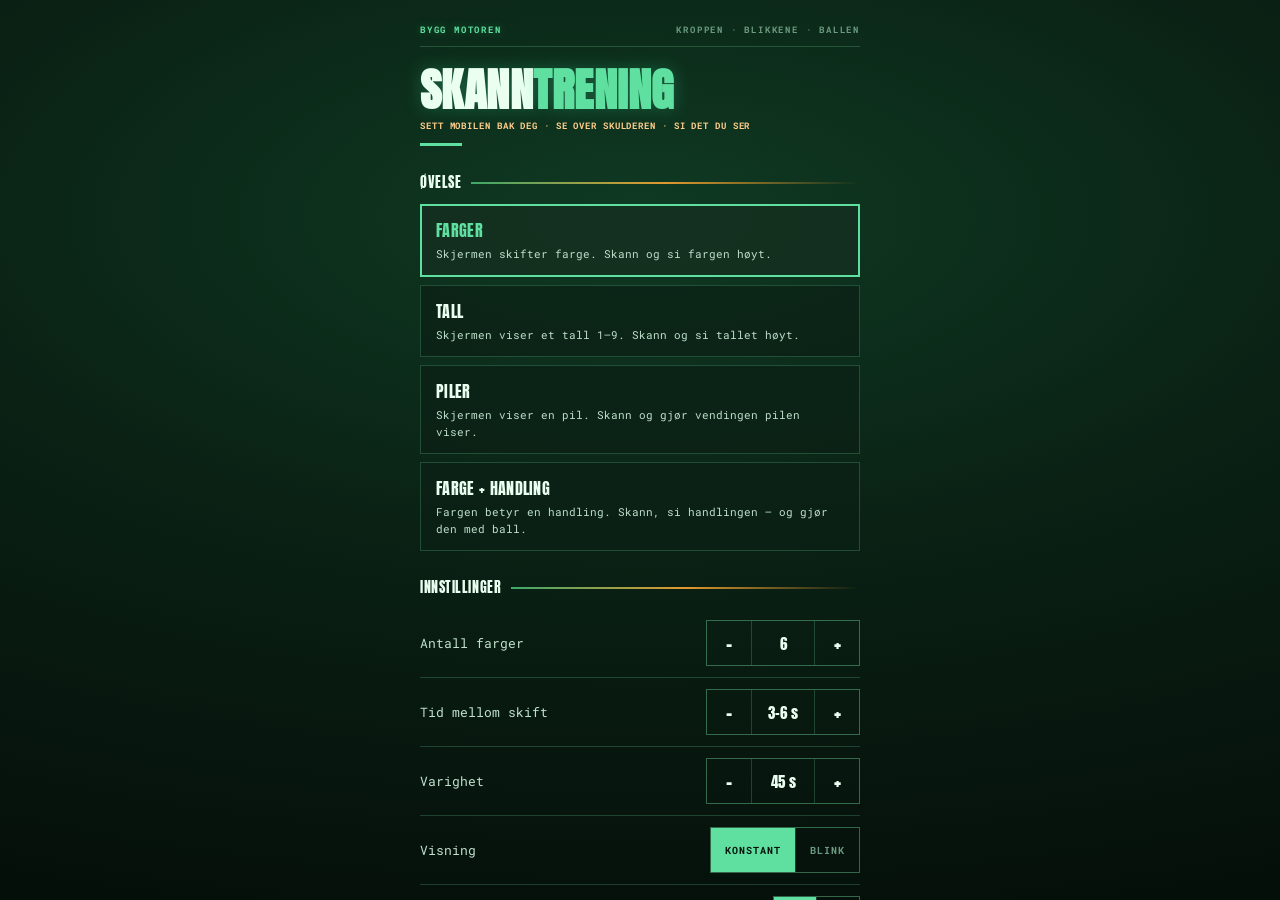
<file: treningslogg-live/fotball/skann.html>
<!DOCTYPE html>
<html lang="nb">
<head>
<meta charset="UTF-8">
<meta name="viewport" content="width=device-width, initial-scale=1.0, maximum-scale=1.0, user-scalable=no">
<title>Skanntrening — Bygg motoren</title>
<link rel="preconnect" href="https://fonts.googleapis.com">
<link rel="preconnect" href="https://fonts.gstatic.com" crossorigin>
<link href="https://fonts.googleapis.com/css2?family=Anton&amp;family=Roboto+Mono:wght@400;500;700&amp;display=swap" rel="stylesheet">
<style>
  :root{
    --ink:#eafff0; --ink-soft:#bfe0cc;
    --green:#3ea86a; --green-deep:#2fa860; --green-bright:#5fe0a0;
    --gold:#e0992e; --gold-bright:#ffce8a; --coral:#da5b3b;
    --muted:#6a9a80; --muted-2:#5a8a70;
    --line:rgba(120,230,170,0.22); --line-strong:rgba(120,230,170,0.4);
    --field:rgba(12,32,22,0.72);
    --display:'Anton',sans-serif; --mono:'Roboto Mono',monospace;
    --bg-deep:#06140c;
  }
  *{ margin:0; padding:0; box-sizing:border-box; -webkit-tap-highlight-color:transparent; }
  html,body{ height:100%; }
  body{
    font-family:var(--mono); color:var(--ink);
    background:radial-gradient(125% 80% at 50% 24%, #0f3a23 0%, #0a2114 46%, #050f0a 100%);
    overflow:hidden; user-select:none; -webkit-user-select:none; -webkit-font-smoothing:antialiased;
  }
  .screen{ position:fixed; inset:0; display:none; flex-direction:column; }
  .screen.active{ display:flex; }

  /* ---------- SETUP ---------- */
  #setup{ overflow-y:auto; display:none; }
  #setup.active{ display:block; }
  .setup-inner{ max-width:480px; margin:0 auto; padding:24px 20px 44px; }
  .brandline{ display:flex; justify-content:space-between; align-items:baseline;
    font-family:var(--mono); font-size:9px; font-weight:700; letter-spacing:.2em; text-transform:uppercase;
    border-bottom:1px solid var(--line); padding-bottom:11px; }
  .brandline span:first-child{ color:var(--green-bright); text-shadow:0 0 8px rgba(60,200,140,.4); }
  .brandline span:last-child{ color:var(--muted); }
  .apptitle{ margin-top:22px; }
  .apptitle h1{ font-family:var(--display); font-size:46px; line-height:.92; color:var(--ink); letter-spacing:.01em; text-transform:uppercase; text-shadow:0 0 18px rgba(60,200,140,.32); }
  .apptitle h1 .hl{ color:var(--green-bright); }
  .apptitle .sub{ margin-top:9px; font-family:var(--mono); font-size:9px; font-weight:700; letter-spacing:.1em; color:var(--gold-bright); text-transform:uppercase; }
  .title-rule{ height:3px; background:var(--green-bright); width:42px; margin-top:12px; }
  .section-label{ margin:26px 0 11px; font-family:var(--display); font-size:14px; color:var(--ink); letter-spacing:.04em; text-transform:uppercase; display:flex; align-items:center; gap:10px; }
  .section-label::after{ content:""; flex:1; height:2px; background:linear-gradient(90deg,var(--green),var(--gold),transparent); }

  .mode-grid{ display:grid; grid-template-columns:1fr; gap:8px; }
  .mode-btn{ display:flex; flex-direction:column; gap:4px; text-align:left; background:var(--field); border:1px solid var(--line); color:var(--ink); font-family:var(--mono); padding:13px 15px; cursor:pointer; min-height:44px; }
  .mode-btn .mb-name{ font-family:var(--display); font-size:16px; letter-spacing:.02em; text-transform:uppercase; }
  .mode-btn .mb-desc{ font-size:11px; line-height:1.5; color:var(--ink-soft); }
  .mode-btn.selected{ border:2px solid var(--green-bright); padding:12px 14px; background:rgba(20,48,32,.85); }
  .mode-btn.selected .mb-name{ color:var(--green-bright); }

  #handling-legend{ display:none; border:1px solid var(--line-strong); background:var(--field); padding:13px 15px; margin-top:8px; }
  #handling-legend.visible{ display:block; }
  #handling-legend .hl-title{ font-family:var(--mono); font-size:8.5px; font-weight:700; letter-spacing:.2em; color:var(--muted); text-transform:uppercase; margin-bottom:9px; }
  .hl-row{ display:flex; align-items:center; gap:11px; padding:4px 0; font-size:12px; color:var(--ink-soft); }
  .hl-swatch{ width:16px; height:16px; border:1px solid var(--line-strong); flex:none; }
  .hl-action{ font-family:var(--display); letter-spacing:.02em; color:var(--ink); }

  .setting-row{ display:flex; justify-content:space-between; align-items:center; border-bottom:1px solid var(--line); padding:11px 0; gap:12px; }
  .setting-row .sr-label{ font-size:12.5px; color:var(--ink-soft); }
  .stepper{ display:flex; align-items:center; border:1px solid var(--line-strong); }
  .stepper button{ width:44px; height:44px; background:transparent; border:none; color:var(--ink); font-family:var(--display); font-size:20px; cursor:pointer; }
  .stepper button:active{ color:var(--gold-bright); }
  .stepper .stepper-val{ min-width:64px; text-align:center; font-family:var(--display); font-size:15px; color:var(--ink); border-left:1px solid var(--line); border-right:1px solid var(--line); height:44px; display:flex; align-items:center; justify-content:center; }
  .toggle-group{ display:flex; border:1px solid var(--line-strong); }
  .toggle-group button{ background:transparent; border:none; color:var(--muted); font-family:var(--mono); font-size:10px; font-weight:700; letter-spacing:.1em; text-transform:uppercase; padding:0 14px; height:44px; cursor:pointer; }
  .toggle-group button + button{ border-left:1px solid var(--line); }
  .toggle-group button.selected{ color:#06140c; background:var(--green-bright); }

  .start-btn{ margin-top:30px; width:100%; height:62px; background:var(--green); color:#06140c; border:none; font-family:var(--display); font-size:20px; letter-spacing:.16em; text-transform:uppercase; cursor:pointer; }
  .start-btn:active{ background:var(--green-bright); }
  .setup-hint{ margin-top:18px; font-size:11px; line-height:1.65; color:var(--ink-soft); opacity:.85; }

  /* ---------- COUNTDOWN ---------- */
  #countdown{ background:var(--bg-deep); align-items:center; justify-content:center; }
  #countdown .cd-num{ font-family:var(--display); font-size:38vmin; color:var(--ink); line-height:1; text-shadow:0 0 30px rgba(60,200,140,.4); }
  #countdown .cd-label{ position:absolute; top:34px; left:0; right:0; text-align:center; font-family:var(--mono); font-size:10px; font-weight:700; letter-spacing:.22em; color:var(--green-bright); text-transform:uppercase; }

  /* ---------- RUN ---------- */
  #run{ background:var(--bg-deep); align-items:center; justify-content:center; cursor:pointer; }
  #run .signal-color{ position:absolute; inset:0; transition:background-color 120ms linear; }
  #run .signal-number{ position:relative; font-family:var(--display); font-size:56vmin; color:#eafff0; line-height:1; }
  #run .run-meta{ position:absolute; top:0; left:0; right:0; display:flex; justify-content:space-between; align-items:center; padding:18px 22px; font-family:var(--display); font-size:15px; letter-spacing:.06em; z-index:5; }
  #run .stop-hint{ position:absolute; bottom:20px; left:0; right:0; text-align:center; font-family:var(--mono); font-size:9px; font-weight:700; letter-spacing:.24em; text-transform:uppercase; z-index:5; }
  #run .dot-mark{ position:relative; width:10px; height:10px; border:1px solid var(--muted); border-radius:50%; display:none; opacity:.5; }
  #run.dark-phase .dot-mark{ display:block; }
  #run.dark-phase .signal-number{ display:none; }

  /* ---------- RESULT ---------- */
  #result{ overflow-y:auto; display:none; }
  #result.active{ display:block; }
  .result-inner{ max-width:480px; margin:0 auto; padding:24px 20px 44px; }
  .result-card{ border:2px solid var(--green); background:var(--field); padding:18px 18px 16px; }
  .result-head{ border-bottom:2px solid var(--green); padding-bottom:12px; }
  .result-head .rh-kick{ font-family:var(--mono); font-size:8.5px; font-weight:700; letter-spacing:.2em; color:var(--green-bright); text-transform:uppercase; }
  .result-head h2{ margin-top:6px; font-family:var(--display); font-size:30px; letter-spacing:.01em; line-height:.98; color:var(--ink); text-transform:uppercase; }
  .result-stats{ display:flex; gap:0; border-bottom:1px solid var(--line); }
  .result-stats .stat{ flex:1; padding:12px 0 12px 14px; }
  .result-stats .stat:first-child{ padding-left:0; }
  .result-stats .stat + .stat{ border-left:1px solid var(--line); }
  .result-stats .stat .st-val{ font-family:var(--display); font-size:24px; color:var(--gold-bright); }
  .result-stats .stat .st-label{ margin-top:3px; font-family:var(--mono); font-size:8px; font-weight:700; letter-spacing:.16em; color:var(--muted); text-transform:uppercase; }
  .log-label{ margin:14px 0 4px; font-family:var(--mono); font-size:8.5px; font-weight:700; letter-spacing:.2em; color:var(--muted); text-transform:uppercase; }
  .log-list{ margin-top:0; }
  .log-row{ display:flex; align-items:center; gap:12px; border-bottom:1px solid var(--line); padding:9px 0; font-size:13px; }
  .log-row:last-child{ border-bottom:none; }
  .log-row .lr-num{ width:28px; font-family:var(--display); font-size:14px; color:var(--gold-bright); }
  .log-row .lr-swatch{ width:22px; height:22px; border:1px solid var(--line-strong); flex:none; }
  .log-row .lr-name{ font-family:var(--display); font-size:14px; letter-spacing:.02em; text-transform:uppercase; color:var(--ink); }
  .log-row .lr-extra{ margin-left:auto; font-family:var(--mono); font-size:9px; font-weight:700; letter-spacing:.1em; color:var(--green-bright); text-transform:uppercase; }
  .result-actions{ display:flex; gap:8px; margin-top:24px; }
  .result-actions button{ flex:1; height:54px; font-family:var(--display); font-size:15px; letter-spacing:.1em; text-transform:uppercase; cursor:pointer; }
  .btn-primary{ background:var(--green); color:#06140c; border:none; }
  .btn-primary:active{ background:var(--green-bright); }
  .btn-ghost{ background:transparent; color:var(--ink); border:2px solid var(--line-strong); }
</style>
</head>
<body>

  <!-- ============ SETUP ============ -->
  <div class="screen active" id="setup" data-screen-label="Oppsett">
    <div class="setup-inner">
      <div class="brandline"><span>Bygg motoren</span><span>Kroppen · Blikkene · Ballen</span></div>

      <div class="apptitle">
        <h1>Skann<span class="hl">trening</span></h1>
        <div class="sub">Sett mobilen bak deg · Se over skulderen · Si det du ser</div>
        <div class="title-rule"></div>
      </div>

      <div class="section-label">Øvelse</div>
      <div class="mode-grid" id="mode-grid">
        <button class="mode-btn selected" data-mode="farger">
          <span class="mb-name">Farger</span>
          <span class="mb-desc">Skjermen skifter farge. Skann og si fargen høyt.</span>
        </button>
        <button class="mode-btn" data-mode="tall">
          <span class="mb-name">Tall</span>
          <span class="mb-desc">Skjermen viser et tall 1–9. Skann og si tallet høyt.</span>
        </button>
        <button class="mode-btn" data-mode="piler">
          <span class="mb-name">Piler</span>
          <span class="mb-desc">Skjermen viser en pil. Skann og gjør vendingen pilen viser.</span>
        </button>
        <button class="mode-btn" data-mode="handling">
          <span class="mb-name">Farge + handling</span>
          <span class="mb-desc">Fargen betyr en handling. Skann, si handlingen — og gjør den med ball.</span>
        </button>
      </div>
      <div id="handling-legend">
        <div class="hl-title">Handlinger</div>
        <div class="hl-row"><span class="hl-swatch" style="background:#3ea86a;"></span><span>grønn → <span class="hl-action">vend opp</span></span></div>
        <div class="hl-row"><span class="hl-swatch" style="background:#E03C31;"></span><span>rød → <span class="hl-action">spill tilbake</span></span></div>
        <div class="hl-row"><span class="hl-swatch" style="background:#F5C518;"></span><span>gul → <span class="hl-action">hold &amp; skjerm</span></span></div>
      </div>

      <div class="section-label">Innstillinger</div>

      <div class="setting-row" id="row-farger">
        <span class="sr-label">Antall farger</span>
        <div class="stepper">
          <button data-step="colors" data-dir="-1" aria-label="Færre farger">−</button>
          <span class="stepper-val" id="val-colors">6</span>
          <button data-step="colors" data-dir="1" aria-label="Flere farger">+</button>
        </div>
      </div>

      <div class="setting-row">
        <span class="sr-label">Tid mellom skift</span>
        <div class="stepper">
          <button data-step="interval" data-dir="-1" aria-label="Kortere intervall">−</button>
          <span class="stepper-val" id="val-interval">3–6 s</span>
          <button data-step="interval" data-dir="1" aria-label="Lengre intervall">+</button>
        </div>
      </div>

      <div class="setting-row">
        <span class="sr-label">Varighet</span>
        <div class="stepper">
          <button data-step="duration" data-dir="-1" aria-label="Kortere økt">−</button>
          <span class="stepper-val" id="val-duration">45 s</span>
          <button data-step="duration" data-dir="1" aria-label="Lengre økt">+</button>
        </div>
      </div>

      <div class="setting-row">
        <span class="sr-label">Visning</span>
        <div class="toggle-group" id="toggle-display">
          <button data-val="konstant" class="selected">Konstant</button>
          <button data-val="blink">Blink</button>
        </div>
      </div>

      <div class="setting-row">
        <span class="sr-label">Pip ved skifte</span>
        <div class="toggle-group" id="toggle-sound">
          <button data-val="on" class="selected">På</button>
          <button data-val="off">Av</button>
        </div>
      </div>

      <button class="start-btn" id="btn-start">Start</button>

      <p class="setup-hint">Konstant: signalet står på til neste skift — skann ofte, så ofte du kan.<br>
      Blink: signalet vises i halvannet sekund og forsvinner — pipet sier fra når du må skanne. Går du glipp av det, er det borte.<br><br>
      Etter økten viser appen fasit, slik at en voksen kan sjekke svarene.</p>
    </div>
  </div>

  <!-- ============ COUNTDOWN ============ -->
  <div class="screen" id="countdown" data-screen-label="Nedtelling">
    <div class="cd-label">Sett mobilen bak deg</div>
    <div class="cd-num" id="cd-num">3</div>
  </div>

  <!-- ============ RUN ============ -->
  <div class="screen" id="run" data-screen-label="Økt pågår">
    <div class="signal-color" id="signal-color"></div>
    <div class="run-meta"><span id="run-timer">0:45</span><span id="run-count">0</span></div>
    <div class="signal-number" id="signal-number"></div>
    <div class="dot-mark"></div>
    <div class="stop-hint">Trykk for å avslutte</div>
  </div>

  <!-- ============ RESULT ============ -->
  <div class="screen" id="result" data-screen-label="Fasit">
    <div class="result-inner">
      <div class="result-card">
      <div class="result-head">
        <div class="rh-kick">Økt ferdig · Fasit</div>
        <h2 id="result-title">Skannlogg</h2>
      </div>
      <div class="result-stats">
        <div class="stat"><div class="st-val" id="stat-count">0</div><div class="st-label">Signaler</div></div>
        <div class="stat"><div class="st-val" id="stat-duration">45 s</div><div class="st-label">Varighet</div></div>
        <div class="stat"><div class="st-val" id="stat-mode">Farger</div><div class="st-label">Øvelse</div></div>
      </div>
      <div class="log-label">Rekkefølge — fasit</div>
      <div class="log-list" id="log-list"></div>
      </div>
      <div class="result-actions">
        <button class="btn-ghost" id="btn-back">Oppsett</button>
        <button class="btn-primary" id="btn-again">Samme igjen</button>
      </div>
    </div>
  </div>

<script>
(function(){
  "use strict";

  // ---------- Palette: distinct, nameable colors ----------
  var COLORS = [
    { name:"RØD",    hex:"#E03C31", darkText:false },
    { name:"BLÅ",    hex:"#1F6FD6", darkText:false },
    { name:"GRØNN",  hex:"#3ea86a", darkText:false },
    { name:"GUL",    hex:"#F5C518", darkText:true  },
    { name:"HVIT",   hex:"#F5F0E8", darkText:true  },
    { name:"LILLA",  hex:"#8C4FD0", darkText:false }
  ];
  var ACTIONS = [
    { name:"GRØNN", hex:"#3ea86a", action:"VEND OPP",      darkText:false },
    { name:"RØD",   hex:"#E03C31", action:"SPILL TILBAKE", darkText:false },
    { name:"GUL",   hex:"#F5C518", action:"HOLD & SKJERM", darkText:true  }
  ];
  var ARROWS = [
    { name:"VENSTRE", glyph:"←" },
    { name:"HØYRE",   glyph:"→" },
    { name:"OPP",     glyph:"↑" },
    { name:"NED",     glyph:"↓" }
  ];
  var INTERVALS = [
    { label:"1–2 s",  min:1000, max:2000 },
    { label:"2–4 s",  min:2000, max:4000 },
    { label:"3–6 s",  min:3000, max:6000 },
    { label:"4–8 s",  min:4000, max:8000 },
    { label:"6–12 s", min:6000, max:12000 }
  ];
  var DURATIONS = [30, 45, 60, 90, 120, 180];

  // ---------- Settings (persisted) ----------
  var defaults = { mode:"farger", colors:6, intervalIdx:2, durationIdx:1, display:"konstant", sound:"on" };
  var settings = defaults;
  try {
    var saved = localStorage.getItem("skanntrening-settings");
    if (saved) settings = Object.assign({}, defaults, JSON.parse(saved));
  } catch(e) {}
  function saveSettings(){
    try { localStorage.setItem("skanntrening-settings", JSON.stringify(settings)); } catch(e) {}
  }

  // ---------- Elements ----------
  function $(id){ return document.getElementById(id); }
  var screens = { setup:$("setup"), countdown:$("countdown"), run:$("run"), result:$("result") };
  function showScreen(name){
    Object.keys(screens).forEach(function(k){ screens[k].classList.remove("active"); });
    screens[name].classList.add("active");
  }

  // ---------- Setup UI ----------
  function refreshSetupUI(){
    var btns = document.querySelectorAll("#mode-grid .mode-btn");
    btns.forEach(function(b){ b.classList.toggle("selected", b.dataset.mode === settings.mode); });
    $("handling-legend").classList.toggle("visible", settings.mode === "handling");
    $("row-farger").style.display = (settings.mode === "farger") ? "flex" : "none";
    $("val-colors").textContent = settings.colors;
    $("val-interval").textContent = INTERVALS[settings.intervalIdx].label;
    $("val-duration").textContent = DURATIONS[settings.durationIdx] + " s";
    document.querySelectorAll("#toggle-display button").forEach(function(b){
      b.classList.toggle("selected", b.dataset.val === settings.display);
    });
    document.querySelectorAll("#toggle-sound button").forEach(function(b){
      b.classList.toggle("selected", b.dataset.val === settings.sound);
    });
  }

  document.querySelectorAll("#mode-grid .mode-btn").forEach(function(b){
    b.addEventListener("click", function(){
      settings.mode = b.dataset.mode; saveSettings(); refreshSetupUI();
    });
  });
  document.querySelectorAll(".stepper button").forEach(function(b){
    b.addEventListener("click", function(){
      var dir = parseInt(b.dataset.dir, 10);
      if (b.dataset.step === "colors") settings.colors = Math.min(6, Math.max(2, settings.colors + dir));
      if (b.dataset.step === "interval") settings.intervalIdx = Math.min(INTERVALS.length - 1, Math.max(0, settings.intervalIdx + dir));
      if (b.dataset.step === "duration") settings.durationIdx = Math.min(DURATIONS.length - 1, Math.max(0, settings.durationIdx + dir));
      saveSettings(); refreshSetupUI();
    });
  });
  document.querySelectorAll("#toggle-display button").forEach(function(b){
    b.addEventListener("click", function(){ settings.display = b.dataset.val; saveSettings(); refreshSetupUI(); });
  });
  document.querySelectorAll("#toggle-sound button").forEach(function(b){
    b.addEventListener("click", function(){ settings.sound = b.dataset.val; saveSettings(); refreshSetupUI(); });
  });
  refreshSetupUI();

  // ---------- Audio ----------
  var audioCtx = null;
  function ensureAudio(){
    if (!audioCtx) {
      var AC = window.AudioContext || window.webkitAudioContext;
      if (AC) audioCtx = new AC();
    }
    if (audioCtx && audioCtx.state === "suspended") audioCtx.resume();
  }
  function beep(freq, durMs, when){
    if (settings.sound !== "on" || !audioCtx) return;
    var t = audioCtx.currentTime + (when || 0);
    var osc = audioCtx.createOscillator();
    var gain = audioCtx.createGain();
    osc.type = "square";
    osc.frequency.value = freq;
    gain.gain.setValueAtTime(0.0001, t);
    gain.gain.exponentialRampToValueAtTime(0.25, t + 0.01);
    gain.gain.exponentialRampToValueAtTime(0.0001, t + durMs / 1000);
    osc.connect(gain); gain.connect(audioCtx.destination);
    osc.start(t); osc.stop(t + durMs / 1000 + 0.05);
  }
  function beepChange(){ beep(880, 90); }
  function beepEnd(){ beep(660, 120, 0); beep(660, 120, 0.18); beep(440, 300, 0.36); }

  // ---------- Wake lock ----------
  var wakeLock = null;
  function acquireWakeLock(){
    if ("wakeLock" in navigator) {
      navigator.wakeLock.request("screen").then(function(wl){ wakeLock = wl; }).catch(function(){});
    }
  }
  function releaseWakeLock(){
    if (wakeLock) { wakeLock.release().catch(function(){}); wakeLock = null; }
  }
  document.addEventListener("visibilitychange", function(){
    if (document.visibilityState === "visible" && sessionActive) acquireWakeLock();
  });

  // ---------- Session ----------
  var sessionActive = false;
  var timers = [];
  var log = [];
  var sessionEndsAt = 0;
  var lastSignalIdx = -1;
  var FLASH_MS = 1500;

  function later(fn, ms){ timers.push(setTimeout(fn, ms)); }
  function clearTimers(){ timers.forEach(clearTimeout); timers = []; }

  function pool(){
    if (settings.mode === "farger") return COLORS.slice(0, settings.colors);
    if (settings.mode === "handling") return ACTIONS;
    if (settings.mode === "piler") return ARROWS;
    return null; // tall
  }

  function nextSignal(){
    if (!sessionActive) return;
    var sig;
    if (settings.mode === "tall") {
      var n;
      do { n = 1 + Math.floor(Math.random() * 9); } while (n === lastSignalIdx);
      lastSignalIdx = n;
      sig = { kind:"tall", value:n };
    } else {
      var p = pool();
      var i;
      do { i = Math.floor(Math.random() * p.length); } while (i === lastSignalIdx && p.length > 1);
      lastSignalIdx = i;
      sig = { kind:settings.mode, value:p[i] };
    }
    log.push(sig);
    renderSignal(sig);
    beepChange();
    $("run-count").textContent = log.length;

    if (settings.display === "blink") {
      later(function(){ if (sessionActive) renderDark(); }, FLASH_MS);
    }

    var iv = INTERVALS[settings.intervalIdx];
    var wait = iv.min + Math.random() * (iv.max - iv.min);
    if (Date.now() + wait < sessionEndsAt - 400) {
      later(nextSignal, wait);
    }
  }

  function renderSignal(sig){
    var run = $("run");
    run.classList.remove("dark-phase");
    var colorEl = $("signal-color");
    var numEl = $("signal-number");
    if (sig.kind === "tall") {
      colorEl.style.backgroundColor = "#06140c";
      numEl.textContent = sig.value;
      numEl.style.display = "block";
      setMetaDark(true);
    } else if (sig.kind === "piler") {
      colorEl.style.backgroundColor = "#06140c";
      numEl.textContent = sig.value.glyph;
      numEl.style.display = "block";
      setMetaDark(true);
    } else {
      colorEl.style.backgroundColor = sig.value.hex;
      numEl.style.display = "none";
      setMetaDark(!sig.value.darkText);
    }
  }
  function renderDark(){
    $("run").classList.add("dark-phase");
    $("signal-color").style.backgroundColor = "#06140c";
    setMetaDark(true);
  }
  function setMetaDark(light){
    // light = meta text should be light (on dark/saturated bg)
    var meta = document.querySelector("#run .run-meta");
    var hint = document.querySelector("#run .stop-hint");
    meta.style.color = light ? "rgba(234,255,240,0.92)" : "rgba(8,20,12,0.85)";
    hint.style.color = light ? "rgba(234,255,240,0.55)" : "rgba(8,20,12,0.55)";
  }

  function tickTimer(){
    if (!sessionActive) return;
    var left = Math.max(0, Math.ceil((sessionEndsAt - Date.now()) / 1000));
    var m = Math.floor(left / 60), s = left % 60;
    $("run-timer").textContent = m + ":" + (s < 10 ? "0" : "") + s;
    if (left <= 0) { endSession(); return; }
    later(tickTimer, 250);
  }

  function startSession(){
    ensureAudio();
    acquireWakeLock();
    if (document.documentElement.requestFullscreen) {
      document.documentElement.requestFullscreen().catch(function(){});
    }
    showScreen("countdown");
    var n = 3;
    $("cd-num").textContent = n;
    beep(440, 100);
    var cd = setInterval(function(){
      n--;
      if (n > 0) {
        $("cd-num").textContent = n;
        beep(440, 100);
      } else {
        clearInterval(cd);
        beep(880, 250);
        runSession();
      }
    }, 1000);
  }

  function runSession(){
    sessionActive = true;
    log = [];
    lastSignalIdx = -1;
    sessionEndsAt = Date.now() + DURATIONS[settings.durationIdx] * 1000;
    $("run-count").textContent = "0";
    showScreen("run");
    tickTimer();
    nextSignal();
  }

  function endSession(){
    if (!sessionActive) return;
    sessionActive = false;
    clearTimers();
    beepEnd();
    releaseWakeLock();
    if (document.fullscreenElement && document.exitFullscreen) {
      document.exitFullscreen().catch(function(){});
    }
    renderResult();
    showScreen("result");
  }

  function renderResult(){
    $("stat-count").textContent = log.length;
    $("stat-duration").textContent = DURATIONS[settings.durationIdx] + " s";
    var modeNames = { farger:"Farger", tall:"Tall", piler:"Piler", handling:"Handling" };
    $("stat-mode").textContent = modeNames[settings.mode];
    var list = $("log-list");
    list.innerHTML = "";
    log.forEach(function(sig, i){
      var row = document.createElement("div");
      row.className = "log-row";
      var numHtml = '<span class="lr-num">' + String(i + 1).padStart(2, "0") + '</span>';
      if (sig.kind === "tall") {
        row.innerHTML = numHtml +
          '<span class="lr-swatch" style="background:#06140c; display:flex; align-items:center; justify-content:center; font-size:13px; font-weight:700; color:#eafff0;">' + sig.value + '</span>' +
          '<span class="lr-name">' + sig.value + '</span>';
      } else if (sig.kind === "piler") {
        row.innerHTML = numHtml +
          '<span class="lr-swatch" style="background:#06140c; display:flex; align-items:center; justify-content:center; font-size:15px; color:#5fe0a0;">' + sig.value.glyph + '</span>' +
          '<span class="lr-name">' + sig.value.name + '</span>';
      } else {
        var extra = sig.kind === "handling" ? '<span class="lr-extra">' + sig.value.action + '</span>' : '';
        row.innerHTML = numHtml +
          '<span class="lr-swatch" style="background:' + sig.value.hex + ';"></span>' +
          '<span class="lr-name">' + sig.value.name + '</span>' + extra;
      }
      list.appendChild(row);
    });
  }

  // ---------- Wiring ----------
  $("btn-start").addEventListener("click", startSession);
  $("run").addEventListener("click", endSession);
  $("btn-back").addEventListener("click", function(){ showScreen("setup"); });
  $("btn-again").addEventListener("click", startSession);
})();
</script>

<style id="__om-edit-overrides"></style>
</body>
</html>
</file>
